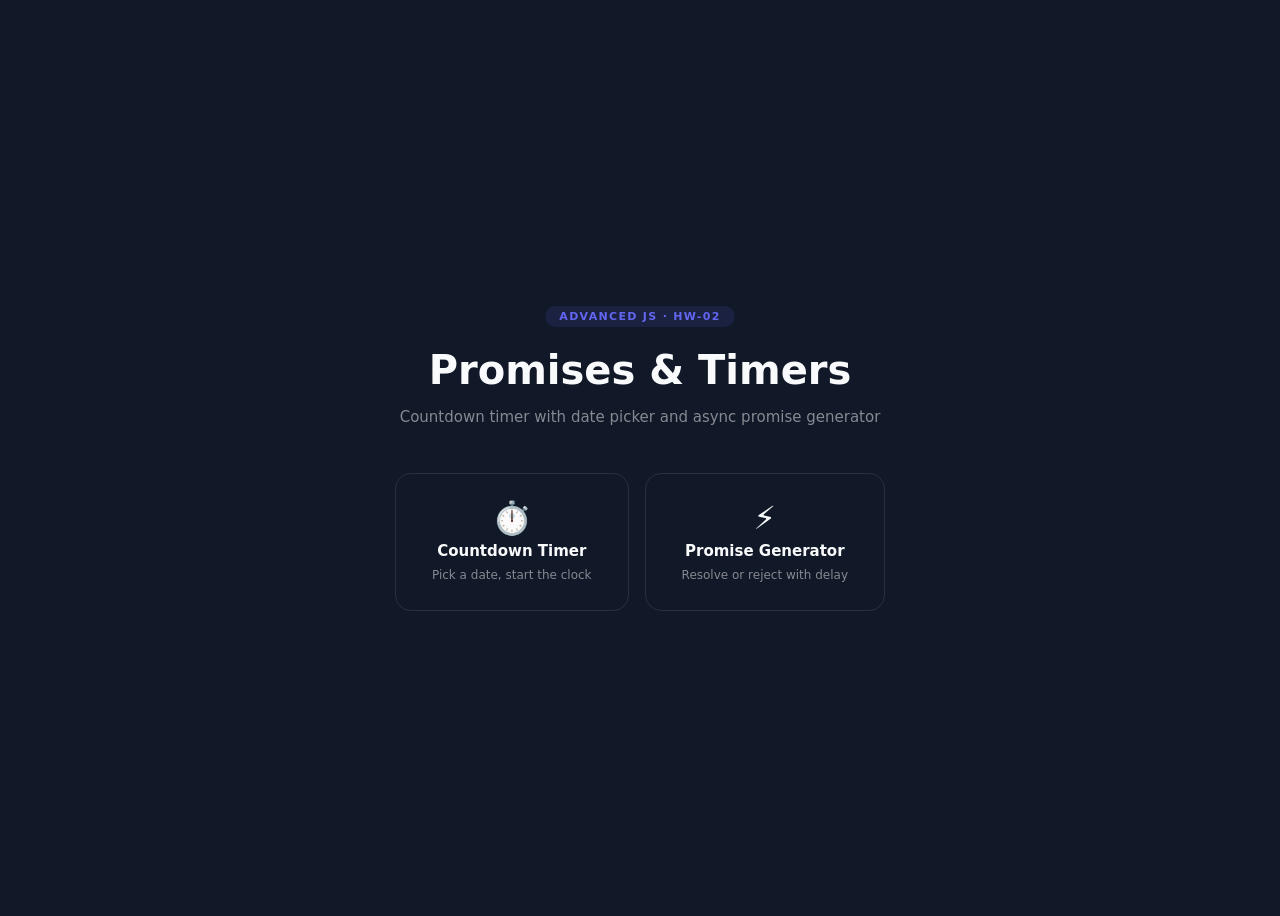
<file: src/index.html>
<!DOCTYPE html>
<html lang="en">
  <head>
    <meta charset="UTF-8" />
    <link rel="icon" type="image/svg+xml" href="/favicon.svg" />
    <meta name="viewport" content="width=device-width, initial-scale=1.0" />
    <title>HW-02 · Promises &amp; Timers</title>
    <link rel="stylesheet" href="./css/index.css" />
  </head>
  <body>
    <main class="home">
      <div class="home-inner">
        <span class="hw-badge">Advanced JS · HW-02</span>
        <h1 class="home-title">Promises &amp; Timers</h1>
        <p class="home-sub">Countdown timer with date picker and async promise generator</p>
        <nav class="home-nav">
          <a class="home-card" href="./1-timer.html">
            <span class="home-card-icon">⏱️</span>
            <span class="home-card-title">Countdown Timer</span>
            <span class="home-card-desc">Pick a date, start the clock</span>
          </a>
          <a class="home-card" href="./2-snackbar.html">
            <span class="home-card-icon">⚡</span>
            <span class="home-card-title">Promise Generator</span>
            <span class="home-card-desc">Resolve or reject with delay</span>
          </a>
        </nav>
      </div>
    </main>
  </body>
</html>
</file>
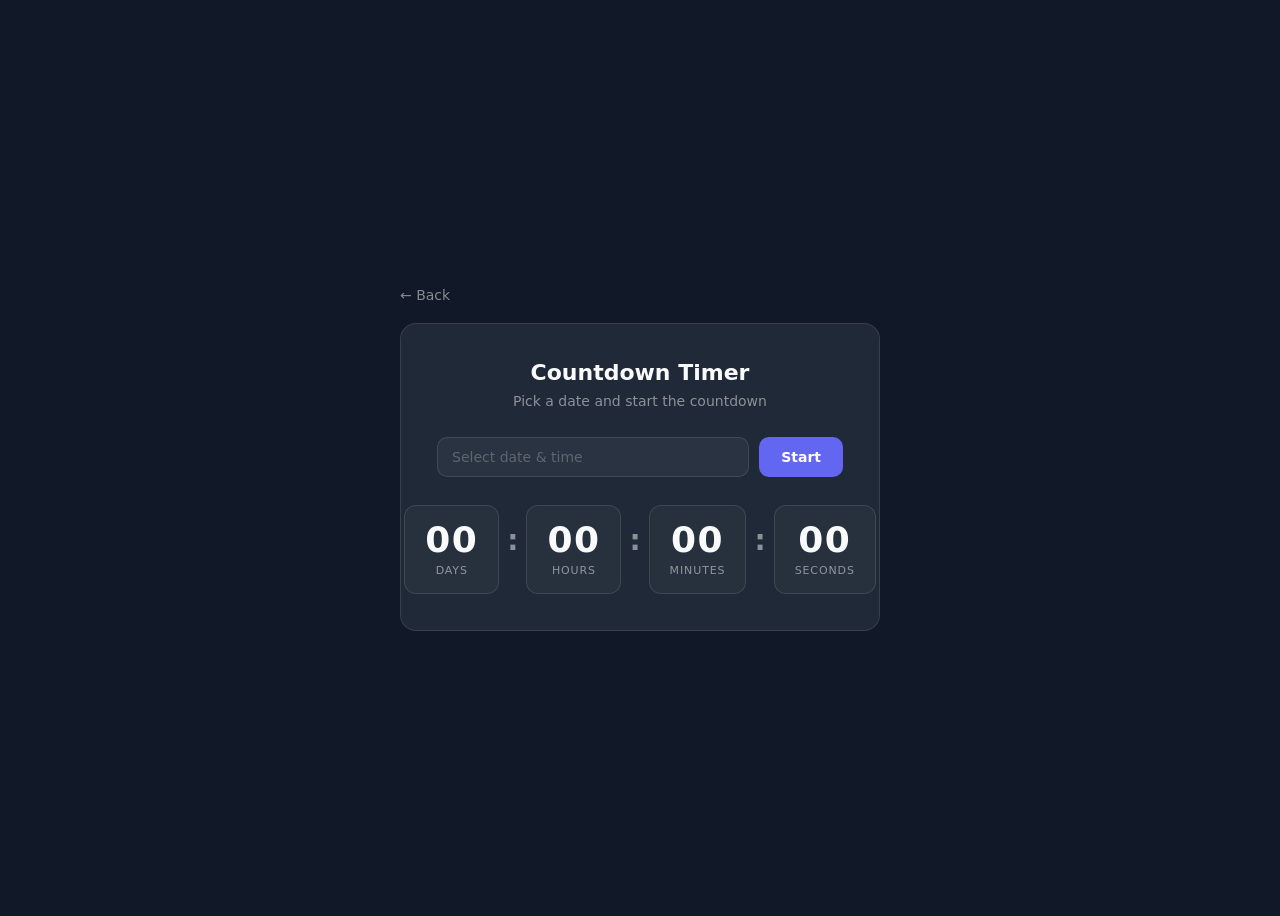
<file: src/1-timer.html>
<!DOCTYPE html>
<html lang="en">
  <head>
    <meta charset="UTF-8" />
    <meta name="viewport" content="width=device-width, initial-scale=1.0" />
    <title>Countdown Timer · HW-02</title>
    <link rel="stylesheet" href="./css/1-timer.css" />
    <script type="module" src="./js/1-timer.js" defer></script>
  </head>
  <body>
    <div class="page">
      <a class="back-link" href="./">← Back</a>

      <div class="card">
        <h1 class="card-title">Countdown Timer</h1>
        <p class="card-sub">Pick a date and start the countdown</p>

        <div class="calendar-wrapper">
          <input type="text" id="datetime-picker" placeholder="Select date & time" />
          <button type="button" data-start>Start</button>
        </div>

        <div class="timer">
          <div class="field">
            <span class="value" data-days>00</span>
            <span class="label">Days</span>
          </div>
          <div class="sep">:</div>
          <div class="field">
            <span class="value" data-hours>00</span>
            <span class="label">Hours</span>
          </div>
          <div class="sep">:</div>
          <div class="field">
            <span class="value" data-minutes>00</span>
            <span class="label">Minutes</span>
          </div>
          <div class="sep">:</div>
          <div class="field">
            <span class="value" data-seconds>00</span>
            <span class="label">Seconds</span>
          </div>
        </div>
      </div>
    </div>
  </body>
</html>
</file>
<file: src/css/index.css>
@import url('./reset.css');

:root {
  --bg: #111827;
  --accent: #6366f1;
  --accent-bg: rgba(99, 102, 241, 0.12);
  --text: #f9fafb;
  --muted: rgba(249, 250, 251, 0.5);
  --card-border: rgba(255, 255, 255, 0.1);
}

*, *::before, *::after { box-sizing: border-box; }

body {
  min-height: 100vh;
  display: flex;
  align-items: center;
  justify-content: center;
  background: var(--bg);
  font-family: system-ui, -apple-system, sans-serif;
  color: var(--text);
  padding: 24px 16px;
}

.home-inner {
  max-width: 560px;
  width: 100%;
  text-align: center;
}

.hw-badge {
  display: inline-block;
  font-size: 11px;
  font-weight: 700;
  letter-spacing: 0.12em;
  text-transform: uppercase;
  color: var(--accent);
  background: var(--accent-bg);
  padding: 4px 14px;
  border-radius: 100px;
  margin-bottom: 20px;
}

.home-title {
  font-size: clamp(24px, 5vw, 40px);
  font-weight: 700;
  line-height: 1.15;
  margin-bottom: 12px;
}

.home-sub {
  font-size: 15px;
  color: var(--muted);
  line-height: 1.6;
  margin-bottom: 44px;
}

.home-nav {
  display: flex;
  gap: 16px;
  justify-content: center;
  flex-wrap: wrap;
}

.home-card {
  display: flex;
  flex-direction: column;
  align-items: center;
  gap: 8px;
  padding: 28px 36px;
  min-width: 170px;
  border: 1px solid var(--card-border);
  border-radius: 16px;
  text-decoration: none;
  color: var(--text);
  transition: border-color 180ms ease, background 180ms ease, transform 180ms ease;
}

.home-card:hover {
  border-color: var(--accent);
  background: var(--accent-bg);
  transform: translateY(-3px);
}

.home-card-icon {
  font-size: 32px;
  line-height: 1;
}

.home-card-title {
  font-size: 15px;
  font-weight: 600;
}

.home-card-desc {
  font-size: 12px;
  color: var(--muted);
}
</file>
<file: src/css/1-timer.css>
@import url('./reset.css');

:root {
  --bg: #111827;
  --surface: #1f2937;
  --accent: #6366f1;
  --text: #f9fafb;
  --muted: rgba(249, 250, 251, 0.5);
  --border: rgba(255, 255, 255, 0.1);
  --input-bg: rgba(255, 255, 255, 0.05);
  --digit-bg: rgba(255, 255, 255, 0.04);
}

*, *::before, *::after { box-sizing: border-box; }

body {
  min-height: 100vh;
  background: var(--bg);
  font-family: system-ui, -apple-system, sans-serif;
  color: var(--text);
  display: flex;
  align-items: center;
  justify-content: center;
  padding: 32px 16px;
}

.page {
  width: 100%;
  max-width: 480px;
}

.back-link {
  display: inline-block;
  font-size: 14px;
  color: var(--muted);
  text-decoration: none;
  margin-bottom: 20px;
  transition: color 180ms;
}
.back-link:hover { color: var(--text); }

.card {
  background: var(--surface);
  border: 1px solid var(--border);
  border-radius: 16px;
  padding: 36px;
  display: flex;
  flex-direction: column;
  align-items: center;
  gap: 28px;
}

.card-title {
  font-size: 22px;
  font-weight: 700;
  text-align: center;
}

.card-sub {
  font-size: 14px;
  color: var(--muted);
  text-align: center;
  margin-top: -20px;
}

/* Date picker row */
.calendar-wrapper {
  display: flex;
  gap: 10px;
  width: 100%;
}

.calendar-wrapper input {
  flex: 1;
  padding: 11px 14px;
  font-size: 14px;
  font-family: inherit;
  background: var(--input-bg);
  border: 1.5px solid var(--border);
  border-radius: 10px;
  color: var(--text);
  outline: none;
  transition: border-color 180ms, box-shadow 180ms;
}

.calendar-wrapper input::placeholder { color: rgba(249, 250, 251, 0.25); }

.calendar-wrapper input:focus {
  border-color: var(--accent);
  box-shadow: 0 0 0 3px rgba(99, 102, 241, 0.15);
}

.calendar-wrapper button {
  padding: 11px 22px;
  font-size: 14px;
  font-weight: 600;
  font-family: inherit;
  color: #fff;
  background: var(--accent);
  border: none;
  border-radius: 10px;
  cursor: pointer;
  transition: background 180ms, transform 120ms;
  white-space: nowrap;
}

.calendar-wrapper button:hover:not(:disabled) {
  background: #4f46e5;
  transform: translateY(-1px);
}

.calendar-wrapper button:disabled,
.calendar-wrapper input:disabled {
  opacity: 0.45;
  cursor: not-allowed;
}

/* Timer display */
.timer {
  display: flex;
  align-items: center;
  gap: 8px;
}

.field {
  display: flex;
  flex-direction: column;
  align-items: center;
  gap: 6px;
  background: var(--digit-bg);
  border: 1px solid var(--border);
  border-radius: 12px;
  padding: 16px 20px;
  min-width: 72px;
}

.value {
  font-size: 36px;
  font-weight: 700;
  font-variant-numeric: tabular-nums;
  letter-spacing: 0.04em;
  line-height: 1;
  color: var(--text);
}

.label {
  font-size: 11px;
  font-weight: 500;
  letter-spacing: 0.08em;
  text-transform: uppercase;
  color: var(--muted);
}

.sep {
  font-size: 28px;
  font-weight: 700;
  color: var(--muted);
  margin-bottom: 18px;
  line-height: 1;
}

/* Flatpickr dark overrides */
.flatpickr-calendar {
  background: #1f2937 !important;
  border: 1px solid rgba(255,255,255,0.12) !important;
  box-shadow: 0 8px 24px rgba(0,0,0,0.5) !important;
}
.flatpickr-day, .flatpickr-current-month, .flatpickr-current-month .cur-month,
.flatpickr-current-month input.cur-year,
.flatpickr-weekday, .flatpickr-time, .flatpickr-time input,
.flatpickr-time .flatpickr-am-pm { color: #f9fafb !important; }
.flatpickr-months .flatpickr-prev-month,
.flatpickr-months .flatpickr-next-month { color: #f9fafb !important; fill: #f9fafb !important; }
.flatpickr-day:hover { background: rgba(99,102,241,0.25) !important; border-color: transparent !important; }
.flatpickr-day.selected, .flatpickr-day.selected:hover {
  background: #6366f1 !important;
  border-color: #6366f1 !important;
}
.flatpickr-day.today:not(.selected) { border-color: #6366f1 !important; }
</file>
